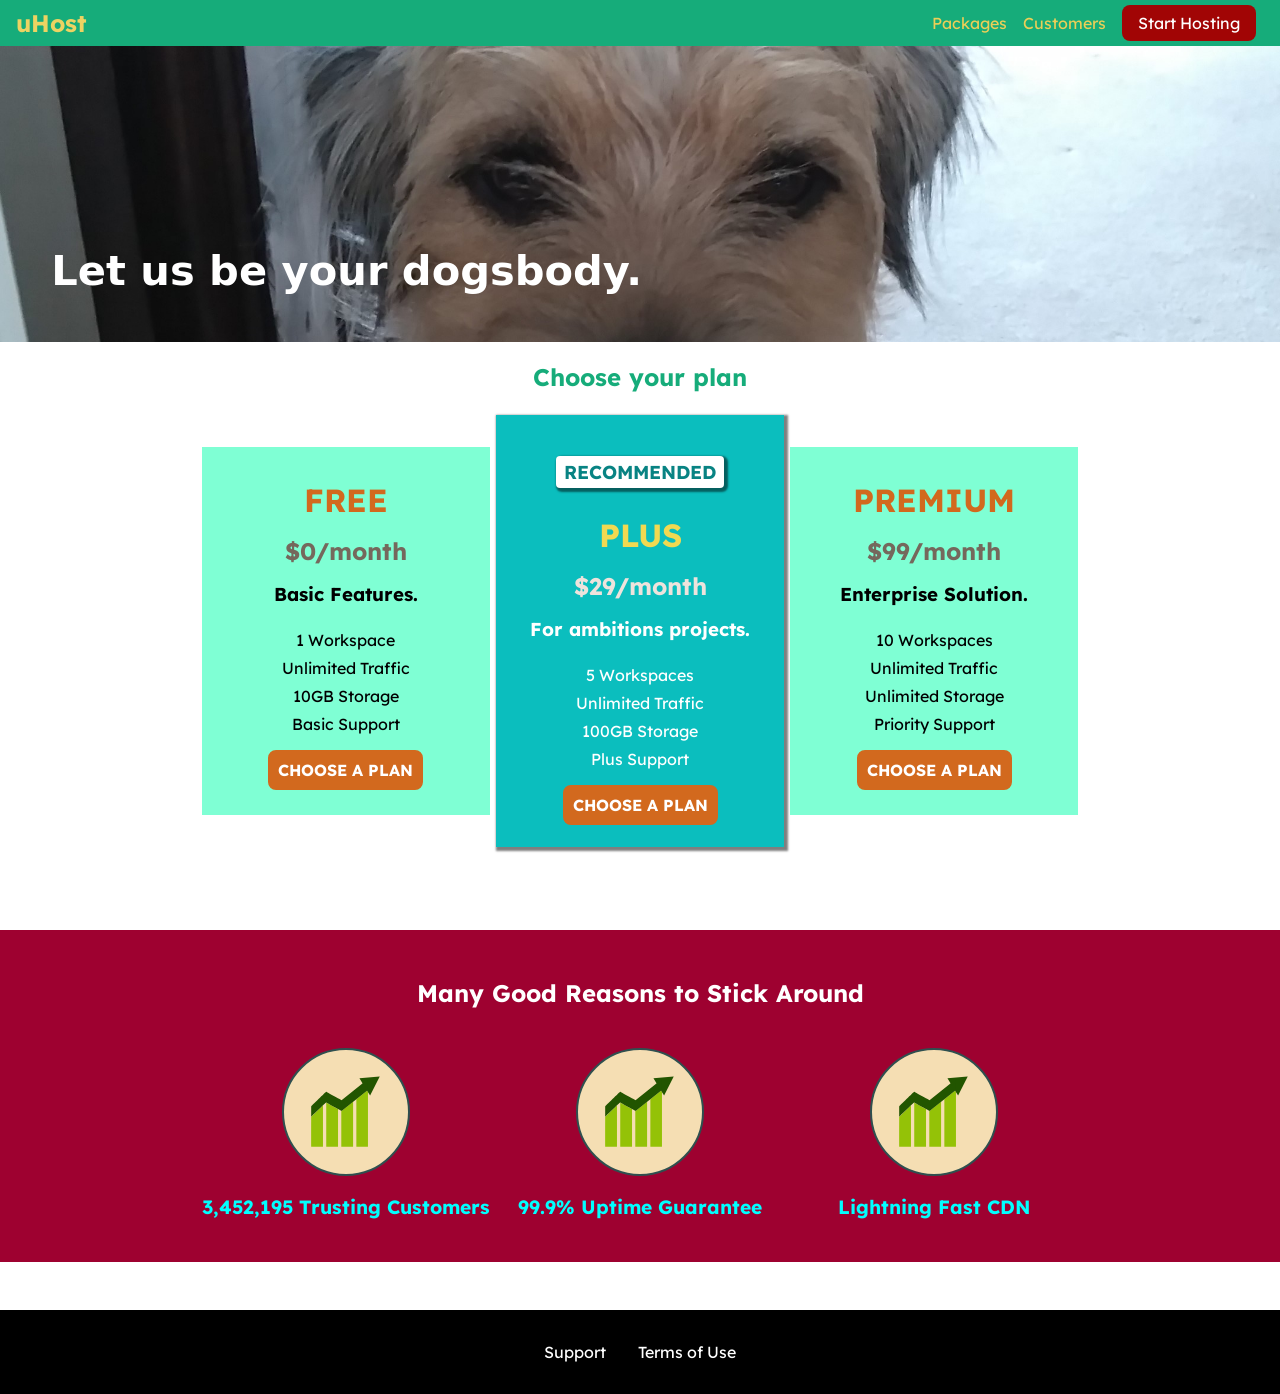
<file: index.html>
<!DOCTYPE html>
<html lang="en">

<head>
  <meta charset="UTF-8">
  <meta http-equiv="X-UA-Compatible" content="ie=edge">
  <meta name="viewport" content="width=device-width, initial-scale=1.0">
  <title>uHost</title>
  <link rel="shortcut icon" href="favicon.png">
  <link rel="stylesheet" href="shared.css">
  <link rel="stylesheet" href="main.css">  
</head>

<body>

  <div class="backdrop"></div>
  <div class="modal">
    <h1 class="modal__title">Do you want to continue?</h1>
    <div class="modal__actions">
      <a href="start-hosting/index.html" class="modal__action">Yes!</a>
      <button class="modal__action modal__action--negative" type="button">No!</button>
    </div>
  </div>

  <header class="main-header">
    <div>
      <button class="toggle-button">
        <span class="toggle-button__bar"></span>
        <span class="toggle-button__bar"></span>
        <span class="toggle-button__bar"></span>
      </button>
      <a href="index.html" class="main-header__brand">
        uHost
      </a>
    </div>
    <nav class="main-nav">
      <ul class="main-nav__items">
        <li class="main-nav__item"><a href="packages/index.html">Packages</a></li>
        <li class="main-nav__item"><a href="customers/index.html">Customers</a></li>
        <li class="main-nav__item main-nav__item--cta">
          <a href="start-hosting/index.html">Start Hosting</a>
        </li>
      </ul>
    </nav>
  </header>

  <nav class="mobile-nav">
    <ul class="mobile-nav__items">
      <li class="mobile-nav__item">
        <a href="packages/index.html">Packages</a>
      </li>
      <li class="mobile-nav__item">
        <a href="customers/index.html">Customers</a>
      </li>
      <li class="mobile-nav__item mobile-nav__item--cta">
        <a href="start-hosting/index.html">Start Hosting</a>
      </li>
    </ul>
  </nav>

  <main>
    <section id="product-overview">
      <h1>Let us be your dogsbody.</h1>
    </section>
    <section id="plans">
      <h1 class="section-title">Choose your plan</h1>
      <div class="plan__list">
        <article class="plan">
          <h1 class="plan__title">FREE</h1>
          <h2 class="plan__price">$0/month</h2>
          <h3>Basic Features.</h3>
          <ul class="plan__features">
            <li>1 Workspace</li>
            <li>Unlimited Traffic</li>
            <li>10GB Storage</li>
            <li>Basic Support</li>
          </ul>
          <div>
            <button class="button">CHOOSE A PLAN</button>
          </div>
        </article>
        <article class="plan plan--highlighted">
          <h1 class="plan__annotation">RECOMMENDED</h1>
          <h1 class="plan__title">PLUS</h1>
          <h2 class="plan__price">$29/month</h2>
          <h3>For ambitions projects.</h3>
          <ul class="plan__features">
            <li>5 Workspaces</li>
            <li>Unlimited Traffic</li>
            <li>100GB Storage</li>
            <li>Plus Support</li>
          </ul>
          <div>
            <button class="button">CHOOSE A PLAN</button>
          </div>
        </article>
        <article class="plan">
          <h1 class="plan__title">PREMIUM</h1>
          <h2 class="plan__price">$99/month</h2>
          <h3>Enterprise Solution.</h3>
          <ul class="plan__features">
            <li>10 Workspaces</li>
            <li>Unlimited Traffic</li>
            <li>Unlimited Storage</li>
            <li>Priority Support</li>
          </ul>
          <div>
            <button class="button">CHOOSE A PLAN</button>
          </div>
        </article>
      </div>
    </section>
    <section id="key-features">
      <h1 class="section-title">Many Good Reasons to Stick Around</h1>
      <ul class="key-features__list">
        <li>
          <div class="key-feature__image">
            <img src="images/trusted-customers.svg"/>
          </div>
          <p class="key-feature__description">3,452,195 Trusting Customers</p>
        </li>
        <li>
          <div class="key-feature__image">
            <img src="images/trusted-customers.svg"/>
          </div>
          <p class="key-feature__description">99.9% Uptime Guarantee</p>
        <li>
          <div class="key-feature__image">
            <img src="images/trusted-customers.svg"/>
          </div>
          <p class="key-feature__description">Lightning Fast CDN</p>
        </li>
      </ul>
    </section>
  </main>

  <footer class="main-footer">
    <nav>
      <ul class="main-footer__links">
        <li class="main-footer__link">
          <a href="#">Support</a>
        </li>
        <li class="main-footer__link">
          <a href="#">Terms of Use</a>
        </li>
      </ul>
    </nav>
  </footer>  
  <script src="shared.js"></script>
</body>

</html>
</file>
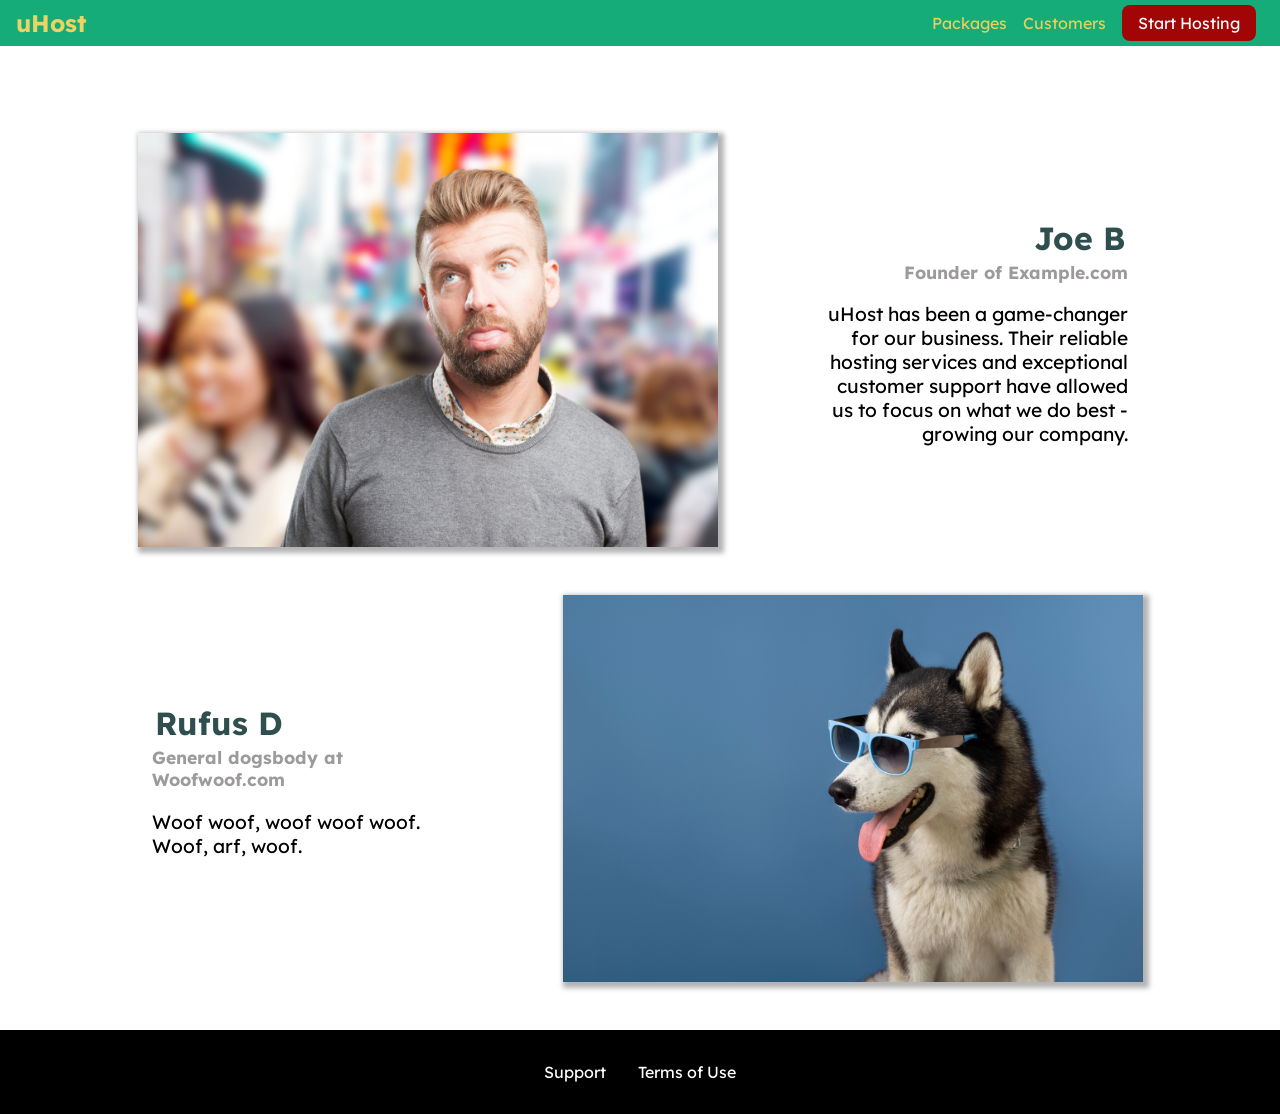
<file: customers/index.html>
<!DOCTYPE html>
<html lang="en">

<head>
  <meta charset="UTF-8">
  <meta http-equiv="X-UA-Compatible" content="ie=edge">
  <meta name="viewport" content="width=device-width, initial-scale=1.0">
  <title>uHost Customers</title>
  <link rel="shortcut icon" href="../favicon.png">
  <link rel="stylesheet" href="../shared.css">
  <link rel="stylesheet" href="customers.css">
</head>

<body>

  <div class="backdrop"></div>

  <header class="main-header">
    <div>
      <button class="toggle-button">
        <span class="toggle-button__bar"></span>
        <span class="toggle-button__bar"></span>
        <span class="toggle-button__bar"></span>
      </button>
      <a href="../index.html" class="main-header__brand">
        uHost
      </a>
    </div>
    <nav class="main-nav">
      <ul class="main-nav__items">
        <li class="main-nav__item"><a href="../packages/index.html">Packages</a></li>
        <li class="main-nav__item"><a href="index.html">Customers</a></li>
        <li class="main-nav__item main-nav__item--cta">
          <a href="../start-hosting/index.html">Start Hosting</a>
        </li>
      </ul>
    </nav>
  </header>

  <nav class="mobile-nav">
    <ul class="mobile-nav__items">
      <li class="mobile-nav__item">
        <a href="../packages/index.html">Packages</a>
      </li>
      <li class="mobile-nav__item">
        <a href="index.html">Customers</a>
      </li>
      <li class="mobile-nav__item mobile-nav__item--cta">
        <a href="../start-hosting/index.html">Start Hosting</a>
      </li>
    </ul>
  </nav>

  <main>
    <div>
      <div class="testimonial" id="customer-1">
        <div class="testimonial__image-container">
          <img src="../images/customer-1.jpg" alt="Joe B" class="testimonial__image">
        </div>
        <div class="testimonial__info">
          <h1 class="testimonial__name">Joe B</h1>
          <h2 class="testimonial__subtitle">Founder of 
            <a href="https://example.com">Example.com</a>
          </h2>
          <p class="testimonial__text">
            uHost has been a game-changer for our business. Their reliable hosting services and exceptional customer support have allowed us to focus on what we do best - growing our company.
          </p>
        </div>  
      </div>
      <div class="testimonial" id="customer-2">        
        <div class="testimonial__info">
          <h1 class="testimonial__name">Rufus D</h1>
          <h2 class="testimonial__subtitle">General dogsbody at
            <a href="https://woofwoof.com">Woofwoof.com</a>
          </h2>
          <p class="testimonial__text">
            Woof woof, woof woof woof. Woof, arf, woof.
          </p>
        </div>
        <div class="testimonial__image-container">
          <img src="../images/customer-2.jpg" alt="Rufus D" class="testimonial__image">
        </div>
      </div>
    </div>
  </main>
    
  <footer class="main-footer">
    <nav>
      <ul class="main-footer__links">
        <li class="main-footer__link">
          <a href="#">Support</a>
        </li>
        <li class="main-footer__link">
          <a href="#">Terms of Use</a>
        </li>
      </ul>
    </nav>
  </footer>
  <script src="../shared.js"></script> 
</body>

</html>
</file>
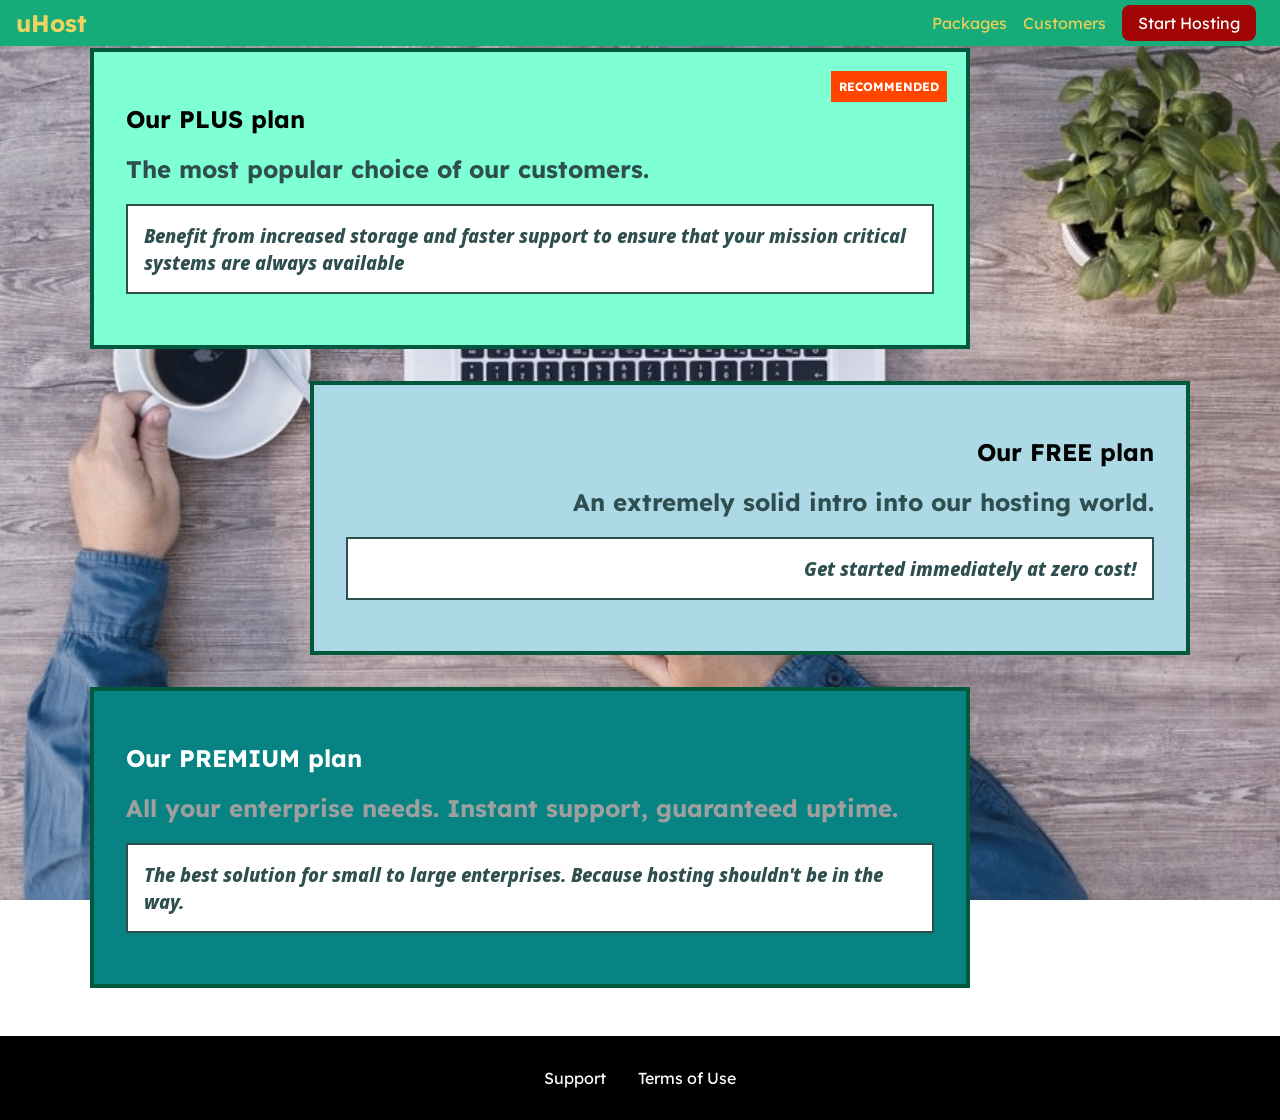
<file: packages/index.html>
<!DOCTYPE html>
<html lang="en">

<head>
  <meta charset="UTF-8">
  <meta http-equiv="X-UA-Compatible" content="ie=edge">
  <meta name="viewport" content="width=device-width, initial-scale=1.0">
  <title>uHost Packages</title>
  <link rel="shortcut icon" href="../favicon.png">
  <link rel="stylesheet" href="../shared.css">
  <link rel="stylesheet" href="packages.css">
</head>

<body>

  <div class="backdrop"></div>
  <div class="background"></div>
  
  <header class="main-header">
    <div>
      <button class="toggle-button">
        <span class="toggle-button__bar"></span>
        <span class="toggle-button__bar"></span>
        <span class="toggle-button__bar"></span>
      </button>
      <a href="../index.html" class="main-header__brand">
        uHost
      </a>
    </div>
    <nav class="main-nav">
      <ul class="main-nav__items">
        <li class="main-nav__item"><a href="index.html">Packages</a></li>
        <li class="main-nav__item"><a href="../customers/index.html">Customers</a></li>
        <li class="main-nav__item main-nav__item--cta">
          <a href="../start-hosting/index.html">Start Hosting</a>
        </li>
      </ul>
    </nav>
  </header>

  <nav class="mobile-nav">
    <ul class="mobile-nav__items">
      <li class="mobile-nav__item">
        <a href="index.html">Packages</a>
      </li>
      <li class="mobile-nav__item">
        <a href="../customers/index.html">Customers</a>
      </li>
      <li class="mobile-nav__item mobile-nav__item--cta">
        <a href="../start-hosting/index.html">Start Hosting</a>
      </li>
    </ul>
  </nav>

  <main>
    <section class="package" id="plus">
      <a href="#">
        <h1>Our PLUS plan</h1>
        <h2 class="package__badge">RECOMMENDED</h1>
        <h2 class="package__subheader">The most popular choice of our customers.</h2>
        <p class="package__details">Benefit from increased storage and faster support to ensure that your mission critical systems are always available</p>
      </a>
    </section>
    <section class="package" id="free">
      <a href="#">
        <h1>Our FREE plan</h1>
        <h2 class="package__subheader">An extremely solid intro into our hosting world.</h2>
        <p class="package__details">Get started immediately at zero cost!</p>
      </a>
    </section>
    <div class="clearfix"></div>
    <section class="package" id="premium">
      <a href="#">
        <h1>Our PREMIUM plan</h1>
        <h2 class="package__subheader">All your enterprise needs. Instant support, guaranteed uptime.</h2>
        <p class="package__details">The best solution for small to large enterprises. Because hosting shouldn't be in the way.</p>
      </a>
    </section>
  </main>
    
  <footer class="main-footer">
    <nav>
      <ul class="main-footer__links">
        <li class="main-footer__link">
          <a href="#">Support</a>
        </li>
        <li class="main-footer__link">
          <a href="#">Terms of Use</a>
        </li>
      </ul>
    </nav>
  </footer>
  <script src="../shared.js"></script>
</body>

</html>
</file>
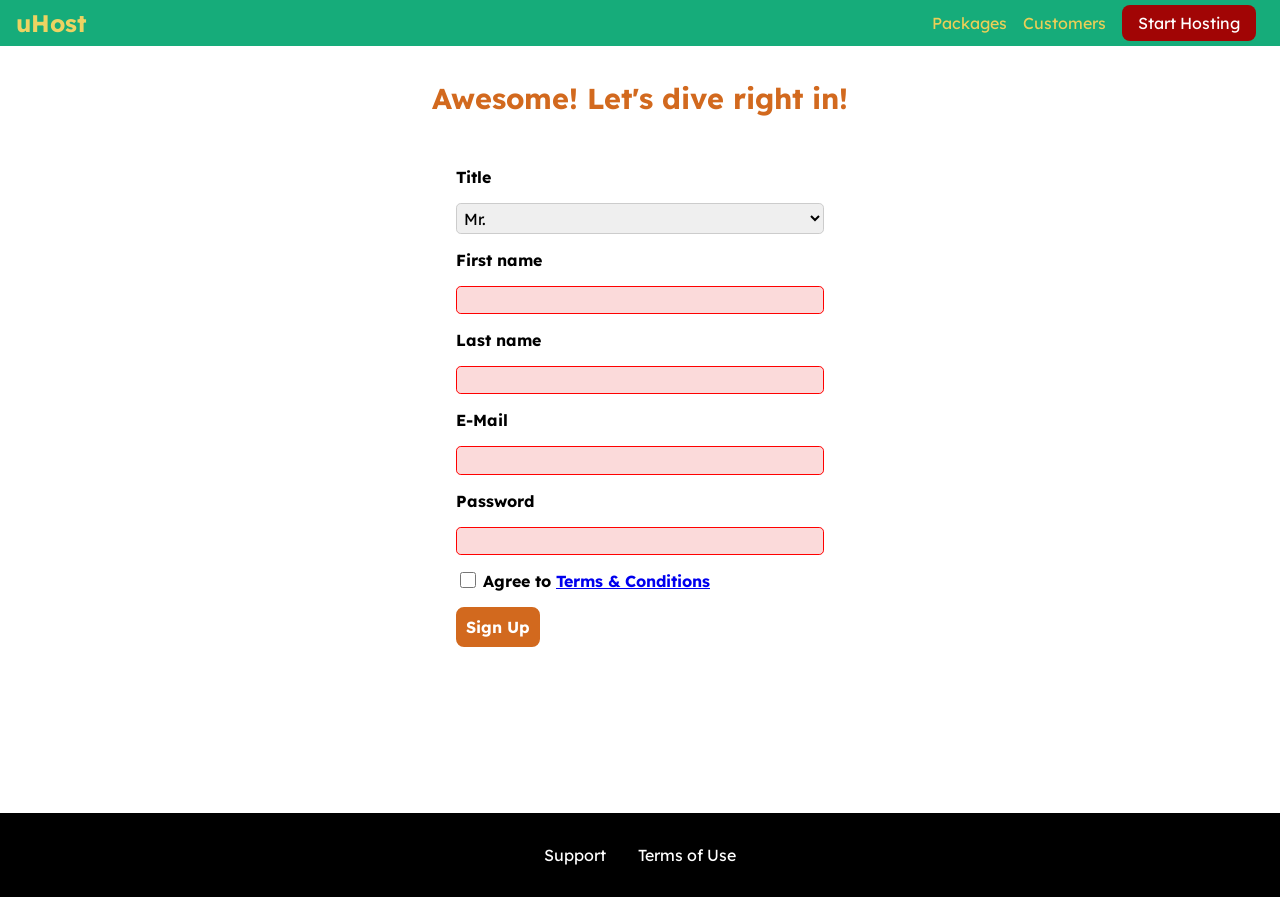
<file: start-hosting/index.html>
<!DOCTYPE html>
<html lang="en">

<head>
  <meta charset="UTF-8">
  <meta http-equiv="X-UA-Compatible" content="ie=edge">
  <meta name="viewport" content="width=device-width, initial-scale=1.0">
  <title>uHost Signup</title>
  <link rel="shortcut icon" href="favicon.png">
  <link rel="stylesheet" href="../shared.css">
  <link rel="stylesheet" href="start-hosting.css">  
</head>

<body>
  <div class="backdrop"></div>
  <header class="main-header">
    <div>
      <button class="toggle-button">
        <span class="toggle-button__bar"></span>
        <span class="toggle-button__bar"></span>
        <span class="toggle-button__bar"></span>
      </button>
      <a href="../index.html" class="main-header__brand">
        uHost
      </a>
    </div>
    <nav class="main-nav">
      <ul class="main-nav__items">
        <li class="main-nav__item"><a href="../packages/index.html">Packages</a></li>
        <li class="main-nav__item"><a href="../customers/index.html">Customers</a></li>
        <li class="main-nav__item main-nav__item--cta">
          <a href="index.html">Start Hosting</a>
        </li>
      </ul>
    </nav>
  </header>

  <nav class="mobile-nav">
    <ul class="mobile-nav__items">
      <li class="mobile-nav__item">
        <a href="../packages/index.html">Packages</a>
      </li>
      <li class="mobile-nav__item">
        <a href="../customers/index.html">Customers</a>
      </li>
      <li class="mobile-nav__item mobile-nav__item--cta">
        <a href="index.html">Start Hosting</a>
      </li>
    </ul>
  </nav>

  <main class="signup-page">
    <h1 class="signup-title">Awesome! Let's dive right in!</h1>
    <form action="index.html" class="signup-form">
      <label for="title">Title</label>
      <select id="title">
        <option value="mr">Mr.</option>
        <option value="ms">Ms.</option>
      </select>
      <label for="first-name">First name</label>
      <input type="text" id="first-name" required>
      <label for="last-name">Last name</label>
      <input type="text" id="last-name" required>
      <label for="email">E-Mail</label>
      <input type="email" id="email" required>
      <label for="password">Password</label>
      <input type="password" id="password" required>
      <input type="checkbox" id="agree-terms" required>
      <label for="agree-terms">Agree to 
        <a href="#">Terms &amp; Conditions</a>
      </label>
      <button type="submit" class="button">Sign Up </button>
    </form>
  </main>

  <footer class="main-footer">
    <nav>
      <ul class="main-footer__links">
        <li class="main-footer__link">
          <a href="#">Support</a>
        </li>
        <li class="main-footer__link">
          <a href="#">Terms of Use</a>
        </li>
      </ul>
    </nav>
  </footer>  
  <script src="../shared.js"></script>
</body>

</html>
</file>
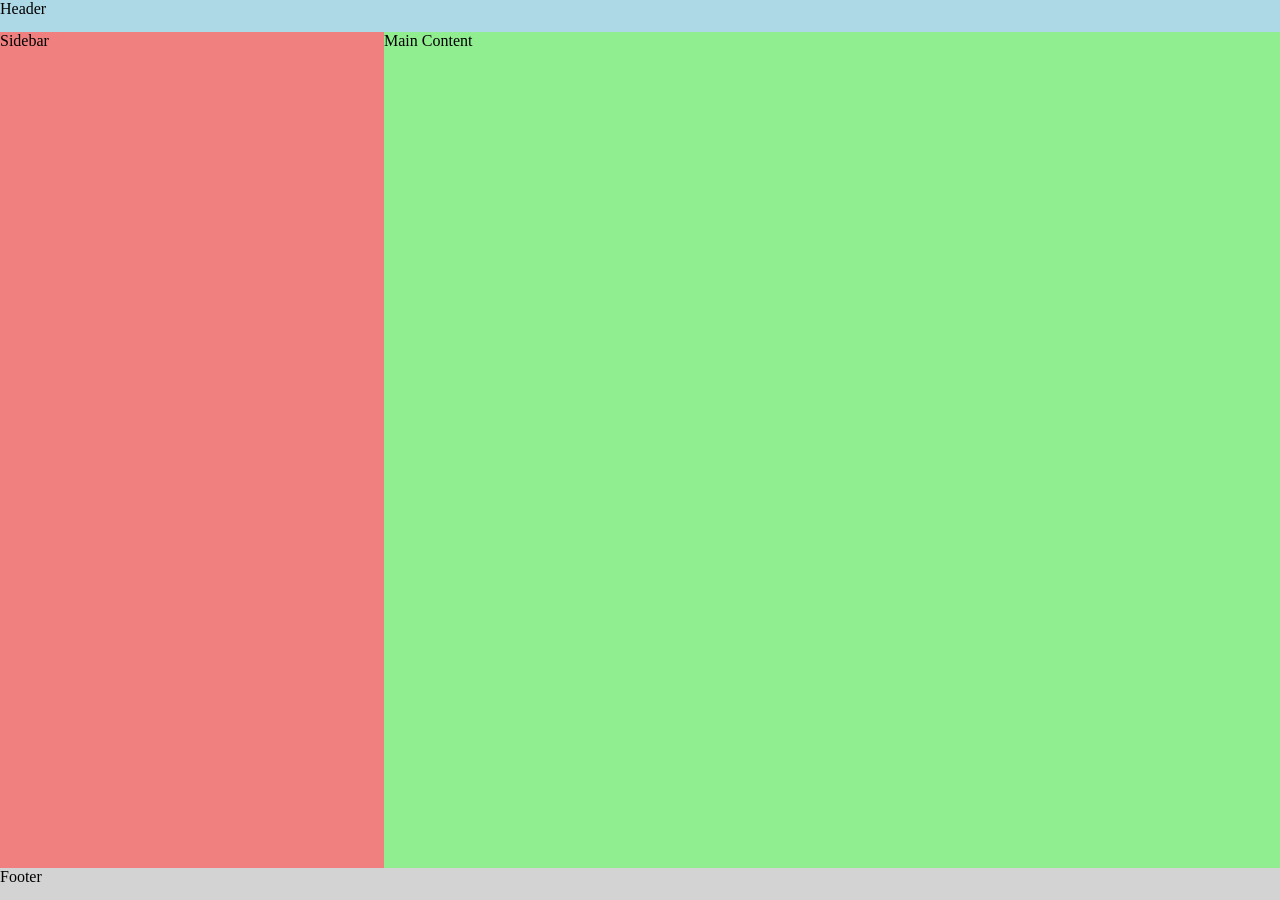
<file: training-examples/grid/index.html>
<!DOCTYPE html>
<html lang="en">

<head>
  <meta charset="UTF-8">
  <meta http-equiv="X-UA-Compatible" content="ie=edge">
  <meta name="viewport" content="width=device-width, initial-scale=1.0">
  <title>uHost</title>
  <link rel="shortcut icon" href="favicon.png">
  <link rel="stylesheet" href="grid.css"> 
</head>

<body>
  <header>Header</header>
  <main>Main Content</main>
  <aside>Sidebar</aside>
  <footer>Footer</footer>  
</body>

</html>
</file>
<file: shared.css>
@import url('https://fonts.googleapis.com/css2?family=Noto+Sans+Display:ital,wght@0,100..900;1,100..900&display=swap');
@import url('https://fonts.googleapis.com/css2?family=Lexend:ital,wght@0,100..900;1,100..900&display=swap');

/*  universal selector to override inheritance and apply to all elements that don't have box-sizing set 
     box-sizing: border-box will include padding and border in the element's total width and height */
* {
  box-sizing: border-box;
}

body {
  font-family: "Lexend", sans-serif;
  margin: 0;
}

main {
  min-height: calc(100vh - 4rem - 12.5rem);
  margin-top: 4rem;
}

.backdrop {
  display: none;
  position: fixed;
  z-index: 100;
  width: 100vw;
  height: 100vh;
  background: rgba(0, 0, 0, 0.5);
  top: 0;
  left: 0;
}

/* Start of header and navbar styles */
.main-header {
  width: 100%;
  position: fixed;
  top: 0;
  left: 0;
  padding: 0.5rem 1rem;
  background-color: rgb(22, 172, 122);
  z-index: 1;
  display: flex;
  align-items: center;
  justify-content: space-between;
}

.toggle-button {
  width: 3rem;
  background: transparent;
  border: none;
  cursor: pointer;
  padding-top: 0;
  padding-bottom: 0;
  vertical-align: middle;
}

.toggle-button:focus {
  outline: none;
}

.toggle-button__bar {
  width: 100%;
  height: 0.2rem;
  background: rgb(236, 211, 98);
  display: block;
  margin: 0.6rem 0;
}

.main-header__brand {
  color: rgb(236, 211, 98);
  font-weight: bold;
  text-decoration: none;
  font-size: 1.5rem;
  vertical-align: middle;
}

.main-nav {
  display: none;
}

.main-nav__items {
  margin: 0;
  padding: 0;
  list-style: none;
  display: flex;
}

.main-nav__item {
  margin: 0 0.5rem;
}

.main-nav__item a,
.mobile-nav__item a {
  color: rgb(235, 207, 87);
  text-decoration: none;
  padding-bottom: 2px;
}

.main-nav__item a:hover,
.main-nav__item a:active {
  color: white;
  border-bottom: 3px solid white;
}

/* These will override settings in the previous rules simply because 
/* they comes after them in the css file */
.main-nav__item--cta a,
.mobile-nav__item--cta a {
  color: white;
  background: rgb(161, 5, 5);
  padding: 0.5rem 1rem;
  border-radius: 0.5rem;
}

.main-nav__item--cta a:hover,
.main-nav__item--cta a:active,
.mobile-nav__item--cta a:hover,
.mobile-nav__item--cta a:active {
  background: white;
  color: rgb(161, 5, 5);
  border: none;
}


/* Start of footer styles */
.main-footer {
  background-color: black;
  padding: 2rem;
  margin-top: 48px;
}

.main-footer__links {
  list-style: none;
  margin: 0;
  padding: 0;
  display: flex;
  flex-direction: column;
  align-items: center;
  justify-content: center;
}

.main-footer__link {
  margin: 0.5rem 0;
}

.main-footer__link a {
  color: white;
  text-decoration: none;
}

.main-footer__link a:hover,
.main-footer__link a:active {
  color: cadetblue;
}

/* Sidebar Styles */

.mobile-nav {
  display: none;
  position: fixed;
  z-index: 101;
  top: 0;
  left: 0;
  background: rgb(71, 155, 127);
  width: 80%;
  height: 100vh;
}

.mobile-nav__items {
  height: 100%;
  list-style: none;
  padding: 0;
  display: flex;
  flex-direction: column;
  align-items: center;
  justify-content: center;
}

.mobile-nav__item {
  margin: 1rem 0;
}

.mobile-nav__item a {
  font-size: 1.5rem;
}

/* Common styles */
.button {
  background-color: chocolate;
  color: white;
  font: inherit;
  /* inherit from parent (body) rather than use default browser-supplied setting */
  font-weight: bold;
  border-radius: 0.5rem;
  padding: 0.5rem;
  border: 2px solid chocolate;
  cursor: pointer;
}

.button:hover,
.button:active {
  color: chocolate;
  background-color: white;
}

.open {
  display: block !important;
}

@media (min-width: 40rem) {
  .toggle-button {
    display: none;
  }

  main {
    min-height: calc(100vh - 3rem - 8.25rem);
    margin-top: 2.8rem;
  }

  .main-nav {
    display: inline-block;
  }

  .main-footer__links {
    flex-direction: row;
  }

  .main-footer__link {
    margin: 0 1rem;
  }
}
</file>
<file: main.css>
#product-overview {
  background: url(images/Dog.jpg) center 23%/cover no-repeat border-box;
  /* above applies same settings as commented out below  
  background-image: url(Dog.jpg);
  background-position: center 10%;
  background-size: cover;  
  background-repeat: no-repeat;
  background-origin: border-box;
  background-clip: border-box; */
  width: 100%;
  height: 20vh;
  position: relative;
}

/* applies to all h1 tags inside a product-overview id */
#product-overview h1 {
  color: white;
  font-family: "Aubrey", system-ui;
  position: absolute;
  left: 4%;
  bottom: 4%;
  font-size: 1.6rem;
}

.section-title {
  color: rgb(22, 172, 122);
  text-align: center;
}

.plan__list {
  display: flex;
  flex-direction: column;
}

.plan {
  background-color: aquamarine;
  text-align: center;
  padding: 0.75rem;
  margin: 0.25rem 0;
  width: 100%;
  height: 23rem;
  display: flex;
  flex-direction: column;
  align-items: center;
  justify-content: center;
}

.plan--highlighted {
  background: rgb(11, 190, 190);
  color: white;
  height: 27rem;
}

.plan__annotation {
  background: white;
  color: rgb(8, 131, 131);
  padding: 0.25rem 0.5rem;
  box-shadow: 2px 2px 2px 2px rgba(0, 0, 0, 0.5);
  border-radius: 0.25rem;
}

.plan__title {
  font-size: 2rem;
  margin: 0.5rem 0;
  color: chocolate;
}

.plan__price {
  color: rgb(117, 104, 92);
  margin : 0.5rem 0;
}

.plan h3 {
  margin: 0.5rem 0;
}  

.plan--highlighted .plan__title {
  color: rgb(241, 217, 81);
}

.plan--highlighted .plan__price {
  color: rgb(238, 227, 220);
}

.plan__features {
  list-style: none;
  margin: 0.5rem auto;
  padding: 0;
}

.plan__features li {
  margin: 0.5rem;
}


/* Start of key features section */
#key-features {
  background-color: rgb(158, 1, 48);
  margin-top: 5rem;
  padding: 1rem 0;
}

#key-features .section-title {
  color: white;
  margin: 2rem;
}

.key-features__list {
  list-style: none;
  padding: 0;
  margin: 0;
  text-align: center;
}

.key-features__list li {
  width: 100%;
}

.key-feature__image {
  background: wheat;
  width: 128px;
  height: 128px;
  border: 2px solid darkslategrey;
  border-radius: 50%;
  margin: 0 auto;
  padding: 20px;
}

.key-feature__description {
  font-size: 1.2rem;
  color: aqua;
  text-align: center;
  font-weight: bold;
}

/* Start of modal styling */

.modal {
  position: fixed;
  display: none;
  z-index: 200;
  top: 20%;
  left: 30%;
  width: 40%;
  background: white;
  padding: 1rem;
  border: 1px solid #ccc;
  box-shadow: 1px 1px 1px rgba(0, 0, 0, 0.5);
}

.modal-title {
  text-align: center;
  margin: 0 0 1rem 0;
}

.modal__actions {
  text-align: center;
}

.modal__action {
  border: 1px solid rgb(22, 172, 122);
  background: rgb(22, 172, 122);
  text-decoration: none;
  color: white;
  font: inherit;
  padding: 0.5rem 1rem;
  cursor: pointer;
}

.modal__action:hover,
.modal__action:active {
  background: #2ddf5c;
  border-color: #2ddf5c;
}

.modal__action--negative {
  background: rgb(161, 5, 5);
  border-color: rgb(161, 5, 5);
}

.modal__action--negative:hover,
.modal__action--negative:active {
  background: orangered;
  border-color: orangered;
}


/* media properties apply while the condition is true (ie. with is > min-width)   */
/* NB. multiple queries on the same criteria must be coded in the correct order */
@media (min-width: 40rem) and (min-height: 40rem) {
  #product-overview {
    height: 33vh;
    background-position: center 20%;
  }

  #product-overview h1 {
    font-size: 2.6rem;
  }
}

@media (min-width: 40rem) {  

  .plan__list {
    margin: auto;
    flex-direction: row;
    justify-content: center;
    align-items: center;
  }

  .plan {
    margin: 0.2rem;
    min-width: 12rem;
    max-width: 18rem;
  }

  .plan--highlighted {
    box-shadow: 2px 2px 2px 2px rgba(0, 0, 0, 0.5);
  }

  .key-features__list {
    display: flex;
    justify-content: center;
    align-items: top;
  }

  .key-features__list li {
    margin: 0.5rem 0.2rem;
    vertical-align: top;
    min-width: 12rem;
    max-width: 18rem;
  }
}
</file>
<file: customers/customers.css>
main {
  padding-top: 2.5rem;
}

.testimonial {
  font-size: 1.2rem;
}

.testimonial__image-container {
  width: 100%;
}

.testimonial__image {
  width: 100%;
  height: 100%;
  vertical-align: top;
}

.testimonial__info {
  text-align: right;
  padding: 0.9rem;
}

#customer-2.testimonial {
  text-align: right;
}

#customer-2.testimonial .testimonial__info {
  text-align: left;
}

.testimonial__name {
  margin: 0.2rem;
  color: darkslategray;
  font-size: 2rem;
}

.testimonial__subtitle {
  margin: 0;
  font-size: 1.1rem;
  color: rgb(156, 154, 154);
}

.testimonial__subtitle a {
  color: inherit;
  text-decoration: none;
}

.testimonial__subtitle a:hover,
.testimonial__subtitle a:active {
  color: orangered;
}

.testimonial__Text {
  margin: 0.2rem;
}

@media (min-width: 40rem) {

  .testimonial {
    margin: 3rem auto;
    max-width: 1100px;
    display: flex;
    align-items: center;
    justify-content: space-around;
  }

  .testimonial__image-container {
    width: 65%;
    max-width: 580px;
    min-width: 350px;
    box-shadow: 3px 3px 5px 3px rgba(0, 0, 0, 0.3);
  }

  .testimonial__info {
    width: 30%;
  }
}
</file>
<file: packages/packages.css>
.background {
  background: url("../images/plans-background.jpg") center/cover;
  filter: grayscale(40%);
  width: 100%;
  height: 100vh;
  position: fixed;
  top: 0;
  z-index: -1;
}

.package {
  border: 4px solid rgb(2, 88, 60);
  border-left: none;
  margin: 1rem 0;
  width: 80%;
}

.package:hover,
.package:active {
  box-shadow: 2px 2px 4px rgba(0, 0, 0, 0.5);
  border-color: orangered;
  cursor: pointer;
}

.package a {
  text-decoration: none;
  color: inherit;
  display: block;
  padding: 2rem;
  position: relative;
  /* keeps element within document flow but allows positional children to anchor to it  */
}

.package__badge {
  position: absolute;
  /* positions within nearest parent with position attribute */
  top: 0;
  right: 0px;
  margin: 1.2rem;
  font-size: 0.75rem;
  color: white;
  background: orangered;
  padding: 0.5rem;
}

/* hack for clearing floats */
.clearfix {
  clear: both;
}

#plus {
  background: aquamarine;
}

#free {
  background: lightblue;
  float: right;
  border-right: none;
  border-left: 4px solid rgb(2, 88, 60);
  text-align: right;
}

#free:hover,
#free:active {
  border-left-color: orangered;
}

#premium {
  background: rgb(8, 131, 131);
}

#premium h1 {
  color: white;
}

#premium .package__subheader {
  color: rgb(160, 159, 159);
}

.package__subheader {
  color: darkslategray;
}

.package__details {
  background: white;
  padding: 1rem;
  border: 2px solid darkslategrey;  
  color: darkslategrey;
  /* font-size: 1.2rem; */
  /* font-family: "Noto Sans Display", sans-serif; */
  /* font-weight: 800; */
  /* font-style: italic; */
  font: italic 800 1.2rem "Noto Sans Display", sans-serif;
}

@media (min-width: 40rem) {
  main {
    margin: 3rem auto;
    max-width: 1100px;
  }
}

@media (min-width: 1100px) {
  main {
    /* margin: 3rem auto; */
    max-width: 1100px;
  }

  .package {
    border-left: 4px solid rgb(2, 88, 60);
  }

  #free {
    border-right: 4px solid rgb(2, 88, 60);
  }

  #free:hover,
  #free:active {
    border-right-color: orangered;
  }

}
</file>
<file: start-hosting/start-hosting.css>
main {
  padding-top: 1rem;
}

.signup-title {
  text-align: center;
  font-size: 1.8rem;
  color: chocolate;
}

.signup-form {
  padding: 1rem;
}

.signup-form label {
  font-weight: bold;
}

.signup-form label,
.signup-form input,
.signup-form select {
  display: block;
  margin-top: 1rem;
  width: 100%;
}

/* .signup-form input[type="checkbox"] */
.signup-form input[id*="terms"],
.signup-form input[id*="terms"]+label {
  display: inline-block;
  width: auto;
  vertical-align: bottom;
}

.signup-form input:not([type="checkbox"]),
.signup-form select { 
  font: inherit;  /* don't use default 'input' font*/
  padding: 0.2rem;
  border-radius: 0.3rem;
  border: 1px solid #ccc;
}

.signup-form input:focus,
.signup-form select:focus {
  outline: none;
  background: #f4fdf6;
  border-color: rgb(22, 172, 122);
}

.signup-form input[type="checkbox"] {
  border: 1px solid #ccc;
  background: white;
  width: 1rem;
  height: 1rem;
  /* -webkit-appearance: none; */
  /* -moz-appearance: none; */
  /* appearance: none; */
}

/* Seems to be an old thing.. combined with the above appearance settings newer browser versions.
   Newer browser versions don't seem to use -webkit-appearance and the following fallouts..*/
/* .signup-form input[type="checkbox"]:checked {
  border: rgb(22, 172, 122); 
  background: #f4fdf6; 
} */

.signup-form input.invalid,
.signup-form select.invalid,
.signup-form :invalid {
  border-color: red !important;
  background: #fbdada;
}

.signup-form button[type="submit"] {
  display: block;
  margin-top: 1rem;
}

.button[disabled] {
  cursor: not-allowed;
  border: #a1a1a1;
  background: #ccc;
  color: #666;
}

@media (min-width: 40rem) {

  .signup-form {
    margin: auto;
    width: 25rem;
  }

}
</file>
<file: training-examples/grid/grid.css>
body {  
  display: grid;
  grid-template-rows: 2rem 1fr 2rem;
  grid-template-columns: 30% 70%;
  height: 100vh;
  margin: 0;
  grid-template-areas: "header header"
                       "aside main"
                       "footer footer";
}

header {
  background-color: lightblue;
  /* grid-column-start: 1;
  grid-column-end: -1; */
  grid-area: header;
}

main {
  background-color: lightgreen;
  /* grid-column-start: 2; */
  grid-area: main;
}

aside {
  background-color: lightcoral;
  /* grid-column-start: 1;
  grid-row-start: 2 */
  grid-area: aside;
}

footer {
  background-color: lightgray;
  /* grid-column-start: 1;
  grid-column-end: -1; */
  grid-area: footer;
}
</file>
